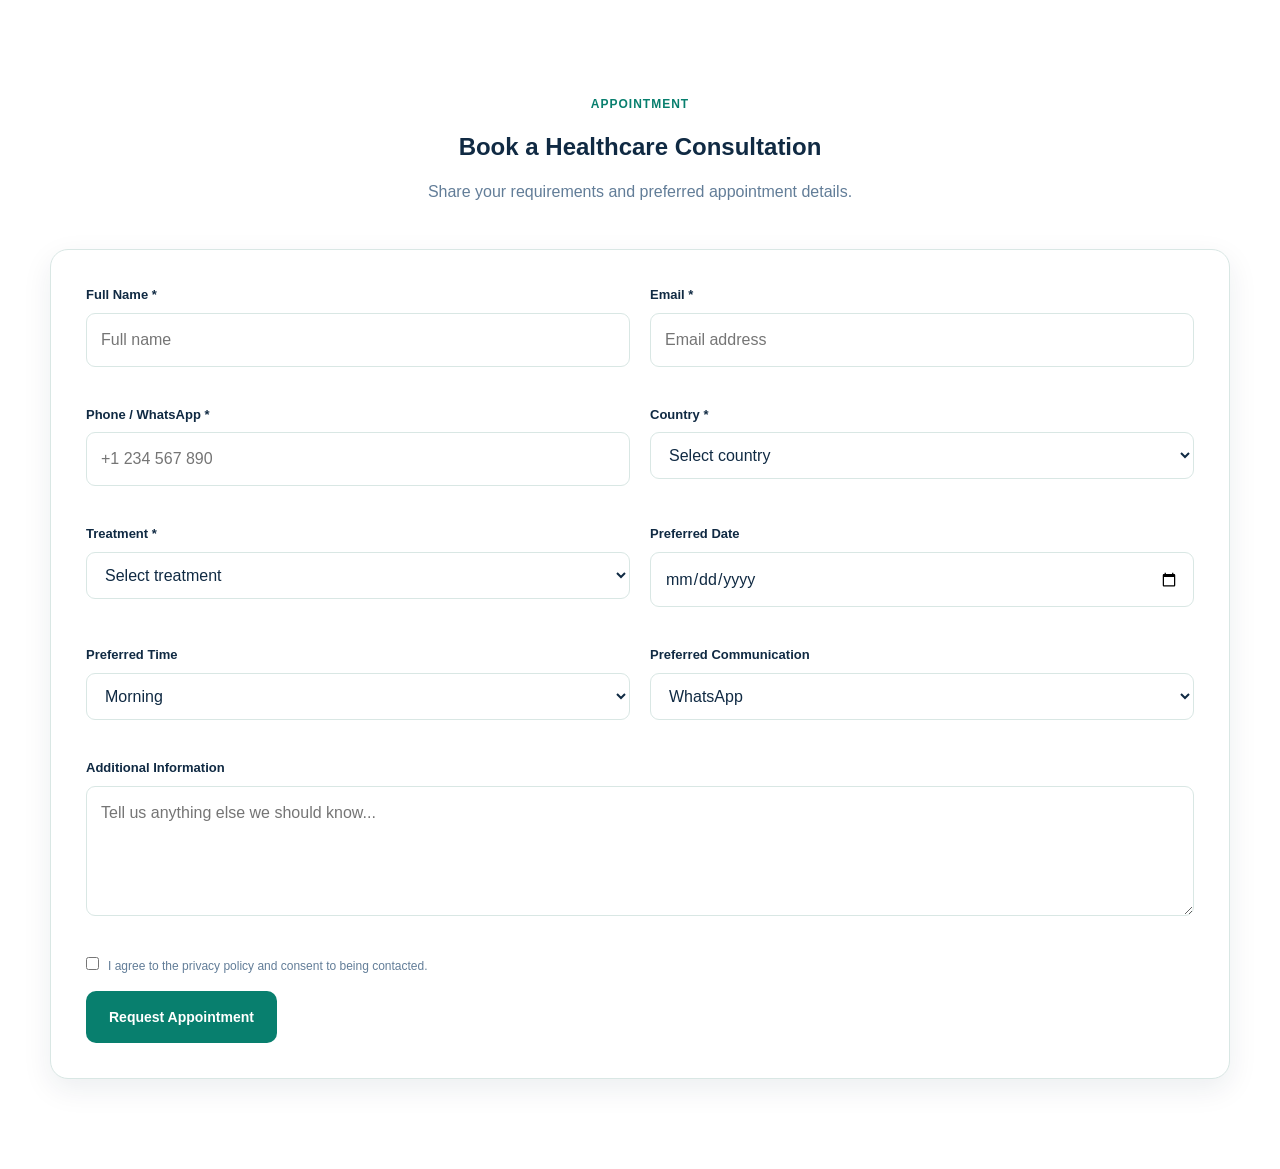
<file: appointment.html>
<!DOCTYPE html>
<html lang="en">

<head>
    <meta charset="UTF-8">
    <meta name="viewport" content="width=device-width, initial-scale=1.0">
    <title>Document</title>
    <link rel="stylesheet" href="./css/style.css">
</head>

<body>
    <section class="section">

        <div class="container">

            <div class="section-heading center">

                <span class="eyebrow">
                    APPOINTMENT
                </span>

                <h1>
                    Book a Healthcare Consultation
                </h1>

                <p>
                    Share your requirements and preferred
                    appointment details.
                </p>

            </div>


            <div class="form-card">

                <form>

                    <div class="form-grid">

                        <div class="form-group">

                            <label>
                                Full Name *
                            </label>

                            <input type="text" required placeholder="Full name">

                        </div>


                        <div class="form-group">

                            <label>
                                Email *
                            </label>

                            <input type="email" required placeholder="Email address">

                        </div>


                        <div class="form-group">

                            <label>
                                Phone / WhatsApp *
                            </label>

                            <input type="tel" required placeholder="+1 234 567 890">

                        </div>


                        <div class="form-group">

                            <label>
                                Country *
                            </label>

                            <select required>

                                <option value="">
                                    Select country
                                </option>

                                <option>United States</option>
                                <option>United Kingdom</option>
                                <option>Canada</option>
                                <option>Australia</option>
                                <option>UAE</option>
                                <option>Other</option>

                            </select>

                        </div>


                        <div class="form-group">

                            <label>
                                Treatment *
                            </label>

                            <select required>

                                <option value="">
                                    Select treatment
                                </option>

                                <option>
                                    Cancer
                                </option>

                                <option>
                                    Cardiology
                                </option>

                                <option>
                                    Orthopedics
                                </option>

                                <option>
                                    Neurology
                                </option>

                                <option>
                                    Other
                                </option>

                            </select>

                        </div>


                        <div class="form-group">

                            <label>
                                Preferred Date
                            </label>

                            <input type="date">

                        </div>


                        <div class="form-group">

                            <label>
                                Preferred Time
                            </label>

                            <select>

                                <option>Morning</option>
                                <option>Afternoon</option>
                                <option>Evening</option>

                            </select>

                        </div>


                        <div class="form-group">

                            <label>
                                Preferred Communication
                            </label>

                            <select>

                                <option>
                                    WhatsApp
                                </option>

                                <option>
                                    Phone Call
                                </option>

                                <option>
                                    Email
                                </option>

                            </select>

                        </div>


                        <div class="form-group full">

                            <label>
                                Additional Information
                            </label>

                            <textarea placeholder="Tell us anything else we should know..."></textarea>

                        </div>

                    </div>


                    <label class="checkbox">

                        <input type="checkbox" required>

                        <span>
                            I agree to the privacy policy and
                            consent to being contacted.
                        </span>

                    </label>


                    <button type="submit" class="btn btn-primary">
                        Request Appointment
                    </button>
                </form>
            </div>

        </div>

    </section>
</body>
<script src="./js/script.js"></script>

</html>
</file>
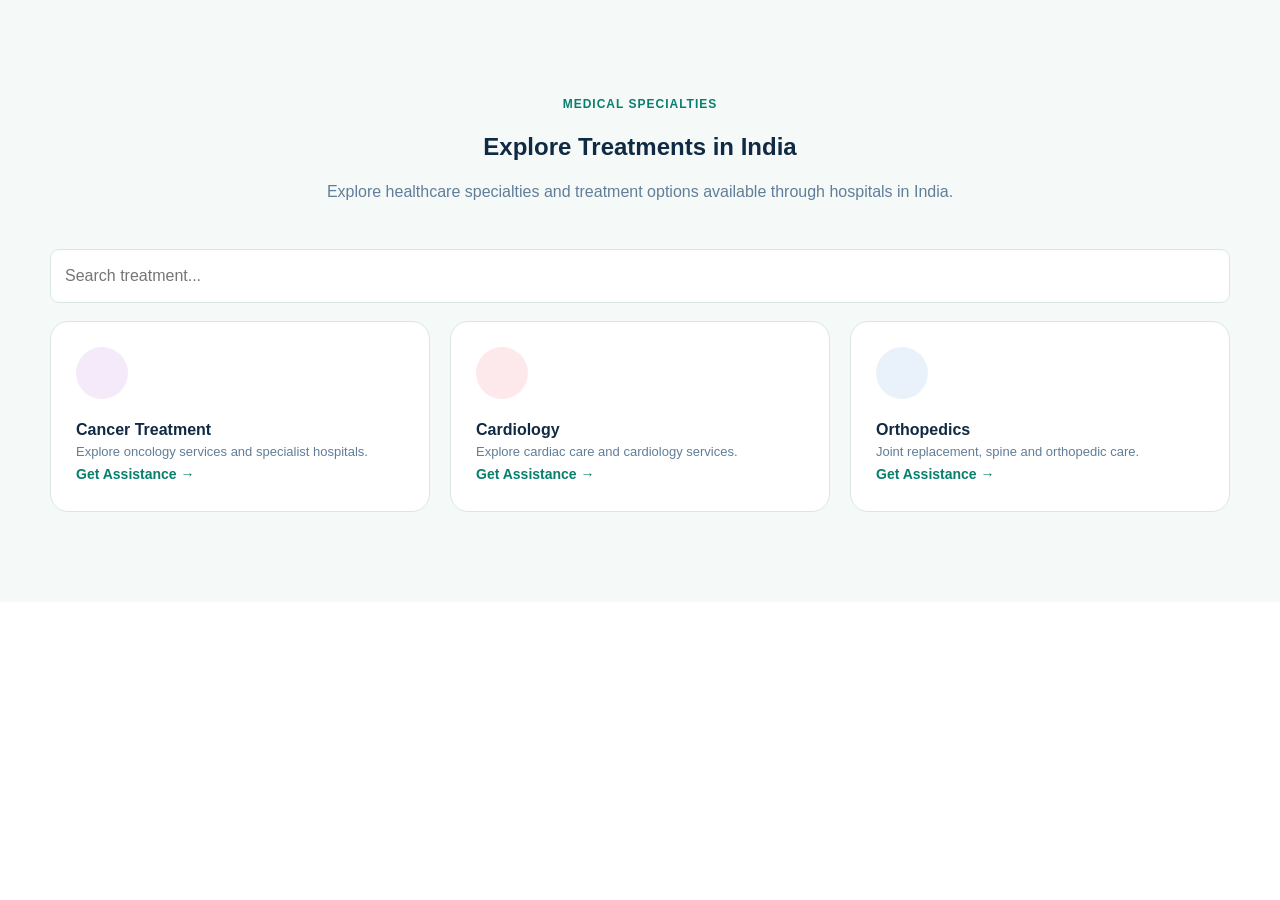
<file: treatments.html>
<!DOCTYPE html>
<html lang="en">

<head>
    <meta charset="UTF-8">
    <meta name="viewport" content="width=device-width, initial-scale=1.0">
    <title>Best Treatments In India | MediBridge India</title>
    <link rel="stylesheet" href="./css/style.css">
</head>

<body>
    <section class="section section-light">

        <div class="container">

            <div class="section-heading center">

                <span class="eyebrow">
                    MEDICAL SPECIALTIES
                </span>

                <h1>
                    Explore Treatments in India
                </h1>

                <p>
                    Explore healthcare specialties and treatment
                    options available through hospitals in India.
                </p>

            </div>


            <div class="form-group">

                <input id="treatmentSearch" type="search" placeholder="Search treatment...">

            </div>


            <div class="treatment-grid" id="treatmentGrid">

                <article class="treatment-card searchable" data-name="cancer oncology" id="cancer">

                    <div class="treatment-icon cancer">

                        <i class="fa-solid fa-ribbon"></i>

                    </div>

                    <h3>
                        Cancer Treatment
                    </h3>

                    <p>
                        Explore oncology services and
                        specialist hospitals.
                    </p>

                    <a href="appointment.html" class="text-link">
                        Get Assistance →
                    </a>

                </article>


                <article class="treatment-card searchable" data-name="heart cardiology" id="cardiology">

                    <div class="treatment-icon heart">

                        <i class="fa-solid fa-heart"></i>

                    </div>

                    <h3>
                        Cardiology
                    </h3>

                    <p>
                        Explore cardiac care and
                        cardiology services.
                    </p>

                    <a href="appointment.html" class="text-link">
                        Get Assistance →
                    </a>

                </article>


                <article class="treatment-card searchable" data-name="orthopedic bone knee" id="orthopedic">

                    <div class="treatment-icon bone">

                        <i class="fa-solid fa-bone"></i>

                    </div>

                    <h3>
                        Orthopedics
                    </h3>

                    <p>
                        Joint replacement, spine and
                        orthopedic care.
                    </p>

                    <a href="appointment.html" class="text-link">
                        Get Assistance →
                    </a>

                </article>

            </div>

        </div>

    </section>
</body>
<script src="./js/script.js"></script>

</html>
</file>
<file: css/style.css>
:root {
    --primary: #087f6e;
    --primary-dark: #056456;
    --primary-light: #e6f7f3;

    --secondary: #0c3859;

    --text: #102a43;
    --muted: #627d98;

    --background: #ffffff;
    --light: #f5faf9;

    --border: #d9e7e4;

    --success: #159a7b;

    --shadow:
        0 10px 30px rgba(16, 42, 67, 0.08);

    --radius: 18px;

    --container: 1180px;
}


* {
    margin: 0;
    padding: 0;
    box-sizing: border-box;
}


html {
    scroll-behavior: smooth;
}


body {
    font-family: "Inter", sans-serif;

    color: var(--text);

    background: var(--background);

    line-height: 1.6;
}


img {
    display: block;

    max-width: 100%;

    height: auto;
}


a {
    color: inherit;

    text-decoration: none;
}


button,
input,
select,
textarea {
    font: inherit;
}


.container {
    width: min(var(--container),
            calc(100% - 40px));

    margin-inline: auto;
}


/* =========================
   HEADER
========================= */

.header {
    position: sticky;

    top: 0;

    z-index: 1000;

    background: rgba(255, 255, 255, .96);

    backdrop-filter: blur(10px);

    border-bottom: 1px solid var(--border);
}


.nav-container {
    height: 76px;

    display: flex;

    align-items: center;

    justify-content: space-between;
}


.logo {
    display: flex;

    align-items: center;

    gap: 10px;
}


.logo-icon {
    width: 42px;

    height: 42px;

    display: grid;

    place-items: center;

    border-radius: 12px;

    background: var(--primary-light);

    color: var(--primary);

    font-size: 20px;
}


.logo strong {
    display: block;

    font-size: 19px;

    line-height: 1.1;
}


.logo small {
    display: block;

    font-size: 9px;

    letter-spacing: 2px;

    color: var(--primary);

    font-weight: 700;
}


.nav {
    display: flex;

    align-items: center;

    gap: 26px;
}


.nav a {
    font-size: 14px;

    font-weight: 600;

    color: #486581;

    transition: .2s ease;
}


.nav a:hover,
.nav a.active {
    color: var(--primary);
}


.nav .nav-button {
    color: white;

    background: var(--primary);

    padding: 12px 18px;

    border-radius: 30px;
}


.mobile-menu-btn {
    display: none;

    border: 0;

    background: none;

    font-size: 24px;

    color: var(--text);

    cursor: pointer;
}


/* =========================
   HERO
========================= */

.hero {
    padding: 80px 0;

    background:
        linear-gradient(120deg,
            #effaf8,
            #ffffff);
}


.hero-grid {
    display: grid;

    grid-template-columns:
        1fr 1fr;

    gap: 60px;

    align-items: center;
}


.eyebrow {
    display: inline-flex;

    align-items: center;

    gap: 8px;

    color: var(--primary);

    font-size: 12px;

    font-weight: 800;

    letter-spacing: 1px;

    margin-bottom: 14px;
}


.hero h1 {
    font-size: clamp(42px,
            5vw,
            68px);

    line-height: 1.08;

    letter-spacing: -2px;

    margin-bottom: 24px;
}


.hero h1 span {
    color: var(--primary);
}


.hero p {
    max-width: 620px;

    color: var(--muted);

    font-size: 17px;

    margin-bottom: 30px;
}


.hero-buttons {
    display: flex;

    flex-wrap: wrap;

    gap: 14px;
}


.btn {
    display: inline-flex;

    align-items: center;

    justify-content: center;

    gap: 9px;

    padding: 14px 22px;

    border-radius: 10px;

    border: 1px solid transparent;

    font-size: 14px;

    font-weight: 700;

    cursor: pointer;

    transition: .2s ease;
}


.btn-primary {
    background: var(--primary);

    color: white;
}


.btn-primary:hover {
    background: var(--primary-dark);

    transform: translateY(-2px);
}


.btn-outline {
    border-color: var(--primary);

    color: var(--primary);

    background: white;
}


.btn-white {
    background: white;

    color: var(--primary);
}


.trust-row {
    display: flex;

    flex-wrap: wrap;

    gap: 20px;

    margin-top: 28px;

    color: var(--muted);

    font-size: 13px;

    font-weight: 600;
}


.trust-row i {
    color: var(--primary);

    margin-right: 5px;
}


.hero-image {
    position: relative;
}


.hero-image img {
    width: 100%;

    aspect-ratio: 4 / 3;

    object-fit: cover;

    border-radius: 26px;

    box-shadow: var(--shadow);
}


.hero-card {
    position: absolute;

    bottom: 24px;

    left: -25px;

    display: flex;

    gap: 12px;

    align-items: center;

    padding: 15px 18px;

    background: white;

    border-radius: 14px;

    box-shadow: var(--shadow);
}


.hero-card>i {
    width: 42px;

    height: 42px;

    display: grid;

    place-items: center;

    border-radius: 50%;

    background: var(--primary-light);

    color: var(--primary);
}


.hero-card strong {
    display: block;

    font-size: 13px;
}


.hero-card span {
    display: block;

    font-size: 11px;

    color: var(--muted);
}


/* =========================
   SECTIONS
========================= */

.section {
    padding: 90px 0;
}


.section-light {
    background: var(--light);
}


.section-heading {
    display: flex;

    justify-content: space-between;

    align-items: end;

    gap: 30px;

    margin-bottom: 45px;
}


.section-heading.center {
    display: block;

    text-align: center;

    max-width: 700px;

    margin-inline: auto;

    margin-bottom: 45px;
}


.section-heading h2 {
    font-size: clamp(30px,
            4vw,
            44px);

    line-height: 1.15;

    letter-spacing: -1px;
}


.section-heading p {
    color: var(--muted);

    margin-top: 12px;
}


.text-link {
    display: flex;

    gap: 8px;

    align-items: center;

    color: var(--primary);

    font-size: 14px;

    font-weight: 700;
}


/* =========================
   FEATURE CARDS
========================= */

.feature-grid {
    display: grid;

    grid-template-columns:
        repeat(4, 1fr);

    gap: 20px;
}


.feature-card {
    padding: 28px;

    border: 1px solid var(--border);

    border-radius: var(--radius);

    background: white;

    transition: .2s ease;
}


.feature-card:hover {
    transform: translateY(-5px);

    box-shadow: var(--shadow);
}


.feature-icon {
    width: 52px;

    height: 52px;

    display: grid;

    place-items: center;

    border-radius: 14px;

    background: var(--primary-light);

    color: var(--primary);

    font-size: 20px;

    margin-bottom: 20px;
}


.feature-card h3 {
    font-size: 17px;

    margin-bottom: 9px;
}


.feature-card p {
    color: var(--muted);

    font-size: 13px;
}


/* =========================
   TREATMENTS
========================= */

.treatment-grid {
    display: grid;

    grid-template-columns:
        repeat(3, 1fr);

    gap: 20px;
}


.treatment-card {
    padding: 25px;

    background: white;

    border: 1px solid var(--border);

    border-radius: var(--radius);

    transition: .2s;
}


.treatment-card:hover {
    transform: translateY(-4px);

    box-shadow: var(--shadow);

    border-color: var(--primary);
}


.treatment-icon {
    width: 52px;

    height: 52px;

    display: grid;

    place-items: center;

    border-radius: 50%;

    margin-bottom: 18px;

    font-size: 21px;
}


.treatment-icon.cancer {
    background: #f4eafa;

    color: #7950a8;
}


.treatment-icon.heart {
    background: #fde9eb;

    color: #d6455d;
}


.treatment-icon.bone {
    background: #e9f2fa;

    color: #3675a8;
}


.treatment-icon.brain {
    background: #eeeafa;

    color: #6351a8;
}


.treatment-icon.kidney {
    background: #e9f7f0;

    color: #159a7b;
}


.treatment-icon.baby {
    background: #fff1e6;

    color: #db7843;
}


.treatment-card h3 {
    font-size: 16px;
}


.treatment-card p {
    font-size: 13px;

    color: var(--muted);
}


/* =========================
   STEPS
========================= */

.steps {
    display: grid;

    grid-template-columns:
        repeat(4, 1fr);

    gap: 20px;
}


.step {
    padding: 25px;

    border: 1px solid var(--border);

    border-radius: var(--radius);
}


.step-number {
    display: block;

    color: var(--primary);

    font-size: 28px;

    font-weight: 800;

    margin-bottom: 15px;
}


.step h3 {
    font-size: 16px;

    margin-bottom: 8px;
}


.step p {
    color: var(--muted);

    font-size: 13px;
}


/* =========================
   CTA
========================= */

.cta-section {
    padding: 60px 0;

    background: var(--primary);

    color: white;
}


.cta-content {
    display: flex;

    align-items: center;

    justify-content: space-between;

    gap: 40px;
}


.cta-section .eyebrow {
    color: #b9eee5;
}


.cta-section h2 {
    max-width: 650px;

    font-size: 36px;

    line-height: 1.2;
}


.cta-section p {
    max-width: 650px;

    margin-top: 10px;

    color: #d9f3ef;
}


/* =========================
   FORMS
========================= */

.form-card {
    padding: 35px;

    background: white;

    border: 1px solid var(--border);

    border-radius: var(--radius);

    box-shadow: var(--shadow);
}


.form-grid {
    display: grid;

    grid-template-columns:
        repeat(2, 1fr);

    gap: 20px;
}


.form-group {
    margin-bottom: 18px;
}


.form-group.full {
    grid-column: 1 / -1;
}


.form-group label {
    display: block;

    margin-bottom: 7px;

    font-size: 13px;

    font-weight: 700;
}


.form-group input,
.form-group select,
.form-group textarea {
    width: 100%;

    padding: 13px 14px;

    border: 1px solid var(--border);

    border-radius: 9px;

    outline: none;

    color: var(--text);

    background: white;

    transition: .2s;
}


.form-group textarea {
    min-height: 130px;

    resize: vertical;
}


.form-group input:focus,
.form-group select:focus,
.form-group textarea:focus {
    border-color: var(--primary);

    box-shadow:
        0 0 0 3px rgba(8, 127, 110, .1);
}


.required {
    color: #d64545;
}


.checkbox {
    display: flex;

    align-items: flex-start;

    gap: 9px;

    margin: 15px 0;

    font-size: 12px;

    color: var(--muted);
}


/* =========================
   FOOTER
========================= */

.footer {
    background: #092b3f;

    color: white;
}


.footer-grid {
    padding: 60px 0;

    display: grid;

    grid-template-columns:
        2fr 1fr 1fr 1fr;

    gap: 40px;
}


.footer-brand p {
    max-width: 300px;

    margin-top: 15px;

    color: #a9c0cc;

    font-size: 13px;
}


.footer h4 {
    font-size: 14px;

    margin-bottom: 17px;
}


.footer-grid>div:not(.footer-brand) a {
    display: block;

    color: #a9c0cc;

    font-size: 13px;

    margin-bottom: 10px;
}


.logo-footer .logo-icon {
    background: rgba(255, 255, 255, .1);

    color: #8de0d2;
}


.logo-footer strong {
    color: white;
}


.social-links {
    display: flex;

    gap: 10px;
}


.social-links a {
    width: 35px;

    height: 35px;

    display: grid !important;

    place-items: center;

    background: rgba(255, 255, 255, .08);

    border-radius: 50%;
}


.footer-bottom {
    border-top: 1px solid rgba(255, 255, 255, .1);

    padding: 18px 0;

    color: #91aab8;

    font-size: 12px;
}


/* =========================
   RESPONSIVE
========================= */

@media (max-width: 1000px) {

    .feature-grid,
    .steps {
        grid-template-columns:
            repeat(2, 1fr);
    }

    .hero-grid {
        grid-template-columns: 1fr;
    }

    .hero-image {
        max-width: 750px;

        margin-inline: auto;
    }

    .footer-grid {
        grid-template-columns:
            repeat(2, 1fr);
    }
}


@media (max-width: 760px) {

    .mobile-menu-btn {
        display: block;
    }

    .nav {
        position: absolute;

        top: 76px;

        left: 0;

        right: 0;

        display: none;

        flex-direction: column;

        align-items: stretch;

        padding: 20px;

        background: white;

        border-bottom: 1px solid var(--border);

        box-shadow: var(--shadow);
    }

    .nav.open {
        display: flex;
    }

    .nav a {
        padding: 10px;
    }

    .nav .nav-button {
        text-align: center;
    }

    .hero {
        padding: 55px 0;
    }

    .hero h1 {
        font-size: 42px;
    }

    .hero-card {
        position: relative;

        left: 0;

        bottom: 0;

        margin-top: -25px;

        width: calc(100% - 30px);

        margin-inline: auto;
    }

    .feature-grid,
    .treatment-grid,
    .steps,
    .form-grid {
        grid-template-columns: 1fr;
    }

    .section {
        padding: 65px 0;
    }

    .section-heading {
        display: block;
    }

    .section-heading .text-link {
        margin-top: 15px;
    }

    .cta-content {
        display: block;
    }

    .cta-content .btn {
        margin-top: 25px;
    }

    .footer-grid {
        grid-template-columns: 1fr;
    }
}
</file>
